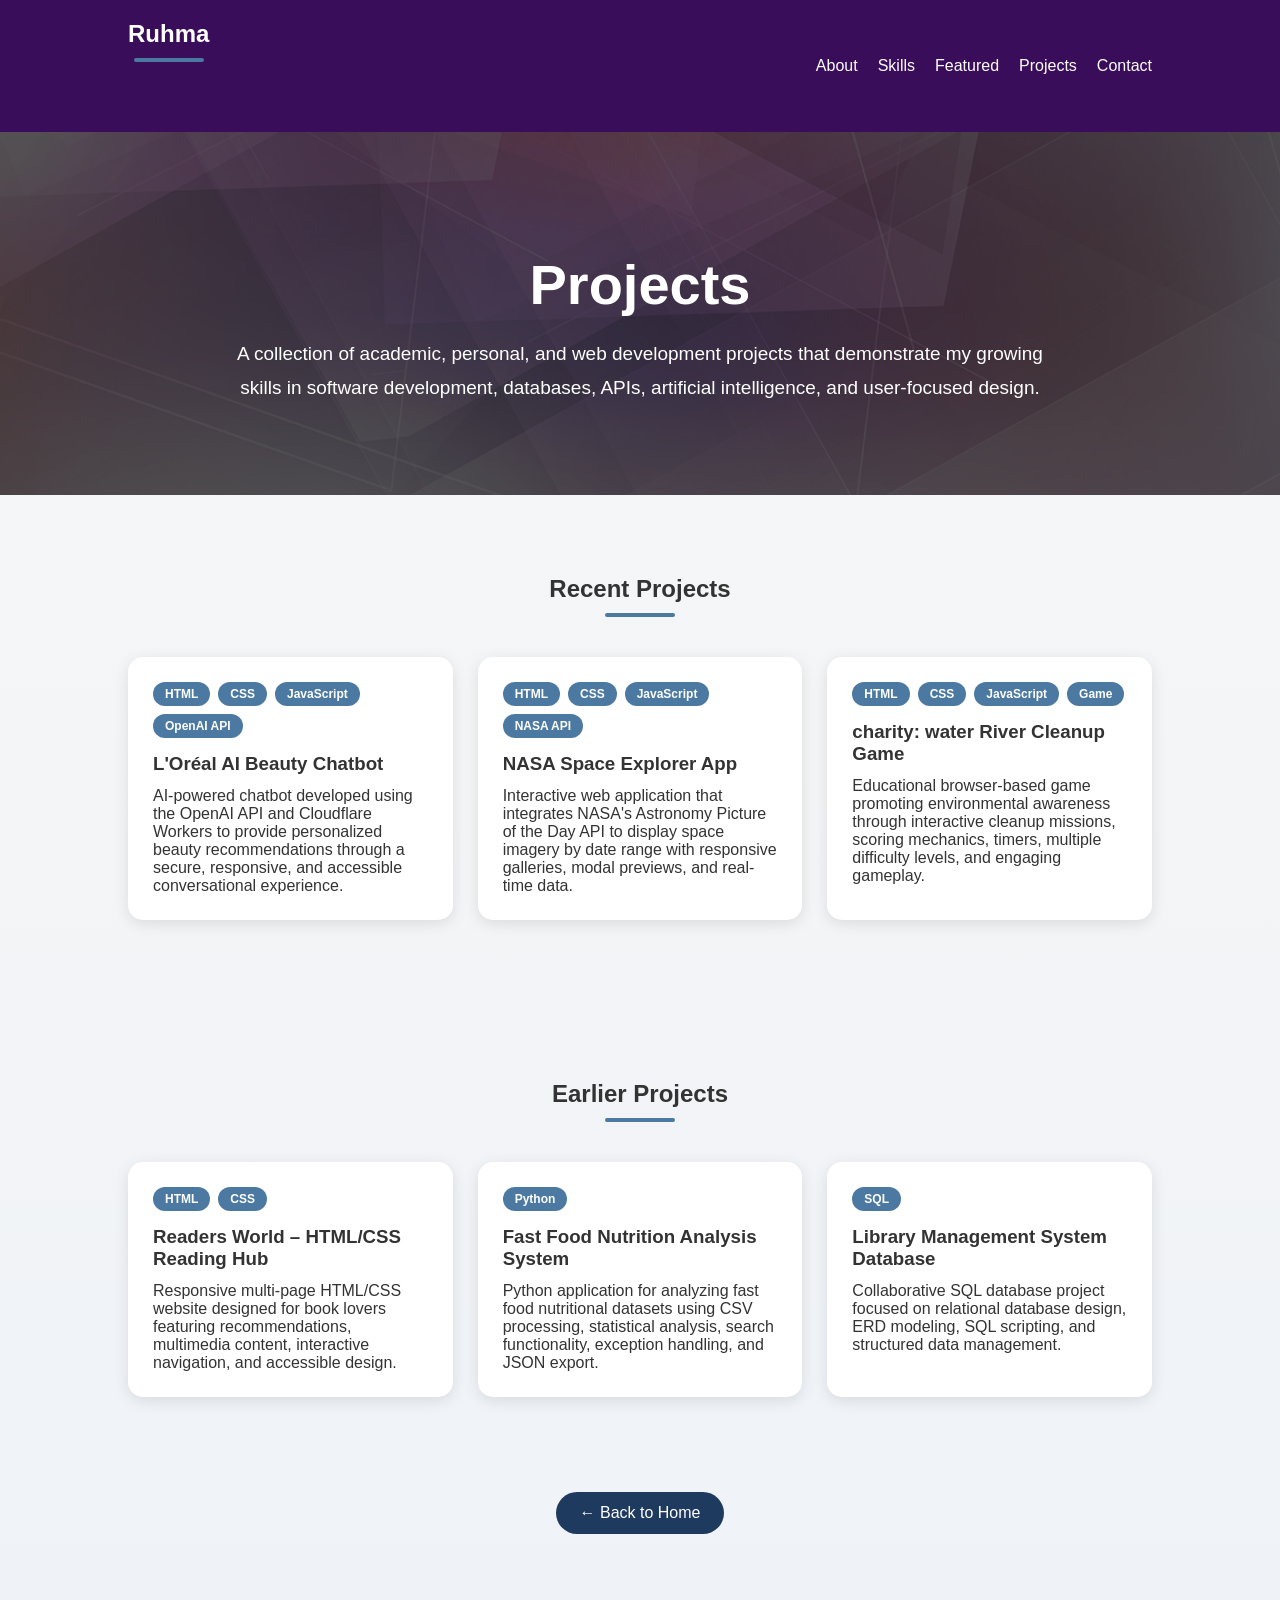
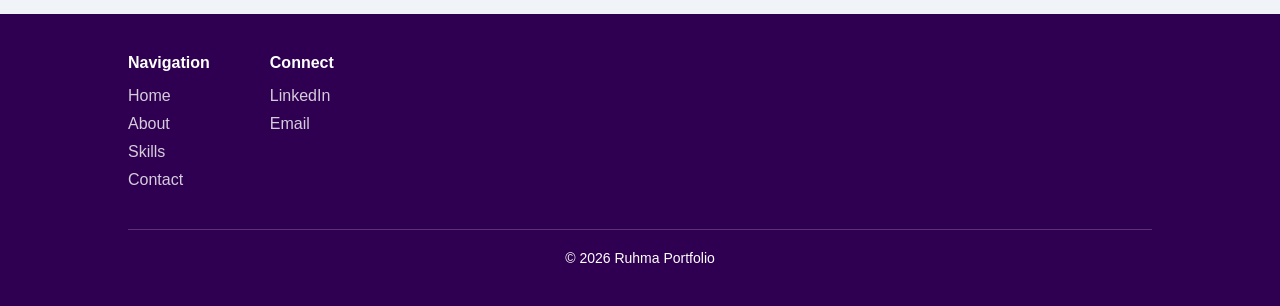
<file: projects.html>
<!DOCTYPE html>
<html lang="en">
<head>
    <meta charset="UTF-8">
    <meta name="viewport" content="width=device-width, initial-scale=1.0">
    <title>Projects | Ruhma Portfolio</title>

    <link rel="stylesheet" href="style.css">
</head>

<body>

    <!-- Navigation -->

    <nav>

        <h2><a href="index.html" class="logo">Ruhma</a></h2>

        <ul>

            <li><a href="index.html#about">About</a></li>

            <li><a href="index.html#skills">Skills</a></li>

            <li><a href="index.html#projects">Featured</a></li>

            <li><a href="projects.html">Projects</a></li>

            <li><a href="index.html#contact">Contact</a></li>

        </ul>

    </nav>

    <!-- Page Header -->

    <header class="page-header">

        <h1>Projects</h1>

        <p>

            A collection of academic, personal, and web development projects that
            demonstrate my growing skills in software development, databases,
            APIs, artificial intelligence, and user-focused design.

        </p>

    </header>



    <!-- ========================= -->

    <!-- Recent Projects -->

    <!-- ========================= -->

    <section>

        <h2>Recent Projects</h2>

        <div class="project-grid">

            <!-- Project 1 -->

            <a href="https://rwaheed19.github.io/08-prj-loreal-chatbot/" class="project-card loreal-chatbot">

                <div class="project-tags">

                    <span class="tag">HTML</span>
                    <span class="tag">CSS</span>
                    <span class="tag">JavaScript</span>
                    <span class="tag">OpenAI API</span>

                </div>

                <h3>L'Oréal AI Beauty Chatbot</h3>

                <p>

                    AI-powered chatbot developed using the OpenAI API and
                    Cloudflare Workers to provide personalized beauty
                    recommendations through a secure, responsive,
                    and accessible conversational experience.

                </p>

            </a>



            <!-- Project 2 -->

            <a href="https://rwaheed19.github.io/07-nasa-space-explorer/" class="project-card nasa-app">

                <div class="project-tags">

                    <span class="tag">HTML</span>
                    <span class="tag">CSS</span>
                    <span class="tag">JavaScript</span>
                    <span class="tag">NASA API</span>

                </div>

                <h3>NASA Space Explorer App</h3>

                <p>

                    Interactive web application that integrates NASA's
                    Astronomy Picture of the Day API to display space
                    imagery by date range with responsive galleries,
                    modal previews, and real-time data.

                </p>

            </a>



            <!-- Project 3 -->

            <a href="https://rwaheed19.github.io/project-charitygame-watersavior/" class="project-card charity-water">

                <div class="project-tags">

                    <span class="tag">HTML</span>
                    <span class="tag">CSS</span>
                    <span class="tag">JavaScript</span>
                    <span class="tag">Game</span>

                </div>

                <h3>charity: water River Cleanup Game</h3>

                <p>

                    Educational browser-based game promoting environmental
                    awareness through interactive cleanup missions,
                    scoring mechanics, timers, multiple difficulty levels,
                    and engaging gameplay.

                </p>

            </a>

        </div>

    </section>



    <!-- ========================= -->

    <!-- Earlier Projects -->

    <!-- ========================= -->

    <section>

        <h2>Earlier Projects</h2>

        <div class="project-grid">

            <!-- Readers World -->

            <a href="https://YOURPROJECTURL"

               class="project-card readers-world">

                <div class="project-tags">

                    <span class="tag">HTML</span>
                    <span class="tag">CSS</span>

                </div>

                <h3>Readers World – HTML/CSS Reading Hub</h3>

                <p>

                    Responsive multi-page HTML/CSS website designed
                    for book lovers featuring recommendations,
                    multimedia content, interactive navigation,
                    and accessible design.

                </p>

            </a>



            <!-- Python -->

            <a href="https://YOURPROJECTURL"

               class="project-card fast-food">

                <div class="project-tags">

                    <span class="tag">Python</span>

                </div>

                <h3>Fast Food Nutrition Analysis System</h3>

                <p>

                    Python application for analyzing fast food
                    nutritional datasets using CSV processing,
                    statistical analysis, search functionality,
                    exception handling, and JSON export.

                </p>

            </a>



            <!-- SQL -->

            <a href="https://YOURPROJECTURL"

               class="project-card library-system">

                <div class="project-tags">

                    <span class="tag">SQL</span>

                </div>

                <h3>Library Management System Database</h3>

                <p>

                    Collaborative SQL database project focused on
                    relational database design, ERD modeling,
                    SQL scripting, and structured data management.

                </p>

            </a>

        </div>

    </section>



    <!-- Bottom Button -->

    <section style="padding-top:0; text-align:center;">

        <a href="index.html" class="button">

            ← Back to Home

        </a>

    </section>



    <!-- Footer -->

    <footer>

        <div class="footer-content">

            <div class="footer-section">

                <h3>Navigation</h3>

                <ul>

                    <li><a href="index.html">Home</a></li>

                    <li><a href="index.html#about">About</a></li>

                    <li><a href="index.html#skills">Skills</a></li>

                    <li><a href="index.html#contact">Contact</a></li>

                </ul>

            </div>

            <div class="footer-section">

                <h3>Connect</h3>

                <ul>

                    <li><a href="https://www.linkedin.com/in/rwaheed66/">LinkedIn</a></li>

                    <li><a href="mailto:rwaheed2@gmu.edu">Email</a></li>

                </ul>

            </div>

        </div>

        <p class="copyright">

            © 2026 Ruhma Portfolio

        </p>

    </footer>

</body>
</html>
</file>
<file: style.css>
*{
    margin:0;
    padding:0;
    box-sizing:border-box;
}

/* Smooth scroll behavior for navigation */
html{
    scroll-behavior:smooth;
}

body{
    font-family:Arial,sans-serif;

    background:
    linear-gradient(to bottom,
    #f7f7f7,
    #eef2f7);

    color:#333;
}

nav{
    background:rgba(47,0,81,0.95);
    color:white;

    display:flex;
    justify-content:space-between;
    align-items:center;

    padding:20px 10%;
    position:sticky;
    top:0;
    z-index:1000;

    backdrop-filter:blur(8px);
}

nav ul{
    display:flex;
    list-style:none;
    gap:20px;
}

nav ul li a{
    position:relative;
    padding-bottom:5px;
    transition:0.3s;
    color:white;
    text-decoration:none;
}

nav ul li a::after{
    content:"";
    position:absolute;
    left:0;
    bottom:0;

    width:0%;
    height:2px;

    background:white;
    transition:0.3s;
}

nav ul li a:hover::after{
    width:100%;
}

.hero{
    min-height:90vh;

    display:flex;
    flex-direction:column;
    justify-content:center;
    align-items:center;

    text-align:center;
    padding:100px 20px;

    background:
    linear-gradient(
    rgba(0,0,0,0.6),
    rgba(0,0,0,0.6)
    ),
    url("img/background.jpg");

    background-size:cover;
    background-position:center;

    color:white;
}

.hero img{
    width:160px;
    height:160px;

    border-radius:50%;

    margin-bottom:20px;

    border:4px solid white;

    transition:0.4s;

    box-shadow:0 4px 12px rgba(0,0,0,0.3);
}

.hero img:hover{
    transform:scale(1.05);
    box-shadow:0 8px 20px rgba(0,0,0,0.4);
}

.hero h1{
    font-size:60px;
    margin-bottom:15px;
}

.hero p{
    font-size:20px;
    max-width:800px;
    line-height:1.7;
}

.button{

    margin-top:15px;

    padding:12px 24px;

    border:none;

    background:#1f3a5f;

    color:white;

    border-radius:30px;

    cursor:pointer;

    transition:0.3s;

    text-decoration:none;

    display:inline-block;
}

.button:hover{

    background:#4b79a1;

    transform:translateY(-3px);
}

section{
    padding:80px 10%;
    animation:fadeIn 1s ease;
}

@keyframes fadeIn{

    from{
        opacity:0;
        transform:translateY(30px);
    }

    to{
        opacity:1;
        transform:translateY(0);
    }
}

#skills{
    padding-top:40px;
}

#about p{
    max-width:850px;
    margin:auto;
    line-height:1.8;
    font-size:18px;
    text-align:center;
}

#about{
    background:white;
}

#skills{
    background:#f0f4f8;
}

#projects{
    background:white;
}

#contact{
    background:#f0f4f8;
}

h2{
    text-align:center;
    margin-bottom:40px;
    position:relative;
}

h2::after{
    content:"";
    width:70px;
    height:4px;
    background:#4b79a1;
    display:block;
    margin:10px auto;
    border-radius:5px;
}

.skill-box{

    display:flex;

    justify-content:center;

    flex-wrap:wrap;

    gap:15px;
}

.card{

    background:white;

    padding:18px 30px;

    border-radius:12px;

    box-shadow:
    0 4px 12px rgba(0,0,0,.08);

    transition:0.3s;

    font-weight:bold;

    cursor:pointer;
}

.card:hover{
    transform:translateY(-5px);
    background:#1f3a5f;
    color:white;
}

.project-grid{

    display:grid;

    grid-template-columns:
    repeat(auto-fit,
    minmax(220px,1fr));

    gap:25px;
}

/* Section Description */

.section-description{

    max-width:750px;

    margin:0 auto 40px;

    text-align:center;

    line-height:1.7;

    color:#555;

    font-size:17px;

}

/* Projects Button */

.projects-button{

    text-align:center;

    margin-top:45px;

}

/* Projects Page Header */

.page-header{

    background:
    linear-gradient(
    rgba(0,0,0,.65),
    rgba(0,0,0,.65)
    ),
    url("img/background.jpg");

    background-size:cover;
    background-position:center;

    color:white;

    text-align:center;

    padding:120px 20px 90px;

}

.page-header h1{

    font-size:56px;

    margin-bottom:20px;

}

.page-header p{

    max-width:850px;

    margin:auto;

    line-height:1.8;

    font-size:19px;

}

/* Logo */

.logo{

    color:white;

    text-decoration:none;

}

.project-card{
    background:white;

    padding:25px;

    border-radius:15px;

    box-shadow:
    0 4px 15px rgba(0,0,0,.1);

    transition:0.3s;
    position:relative;
    overflow:hidden;

    display:flex;
    flex-direction:column;

    text-decoration:none;
    color:inherit;
}

.project-card{

    position:relative;

    overflow:hidden;

}

.project-card::before{

    content:"";

    position:absolute;

    inset:0;

    background-image:var(--project-image);

    background-size:cover;

    background-position:center;

    opacity:0;

    transition:.3s;

}

.project-card:hover::before{

    opacity:1;

}

.project-card h3,
.project-card p,
.project-tags{

    position:relative;

    z-index:1;

    transition:.3s;

}

.project-card:hover h3,
.project-card:hover p{

    opacity:0;

}

.readers-world{

    --project-image:url("img/homepage.png");

}

.fast-food{

    --project-image:url("img/pythoncode.png");

}

.library-system{

    --project-image:url("img/erd.png");

}

.loreal-chatbot{

    --project-image:url("img/chatbot.jpeg");

}

.nasa-app{

    --project-image:url("img/nasaapp.jpeg");

}

.charity-water{

    --project-image:url("img/watersaviorgame.jpeg");

}

.project-card.readers-world:hover::before{
    opacity:1;
}

.project-card.readers-world h3,
.project-card.readers-world p{
    position:relative;
    z-index:1;
    transition:opacity 0.3s ease;
}

.project-card.readers-world:hover h3,
.project-card.readers-world:hover p{
    opacity:0;
}




.project-card.fast-food:hover::before{
    opacity:1;
}

.project-card.fast-food h3,
.project-card.fast-food p{
    position:relative;
    z-index:1;
    transition:opacity 0.3s ease;
}

.project-card.fast-food:hover h3,
.project-card.fast-food:hover p{
    opacity:0;
}



.project-card.library-system:hover::before{
    opacity:1;
}

.project-card.library-system h3,
.project-card.library-system p{
    position:relative;
    z-index:1;
    transition:opacity 0.3s ease;
}

.project-card.library-system:hover h3,
.project-card.library-system:hover p{
    opacity:0;
}

.project-card:hover{
    transform:translateY(-10px);

    box-shadow:
    0 12px 30px rgba(75,121,161,.3);
}

.project-card h3{
    margin-bottom:12px;
    position:relative;
    z-index:1;
}

.project-card p,
.project-card button{
    position:relative;
    z-index:1;
}

.project-tags{
    display:flex;
    gap:8px;
    margin-bottom:15px;
    position:relative;
    z-index:1;
    flex-wrap:wrap;
}

.tag{
    background:#4b79a1;
    color:white;

    padding:5px 12px;
    border-radius:20px;

    font-size:12px;
    font-weight:bold;

    display:inline-block;
}

button{

    margin-top:15px;

    padding:12px 24px;

    border:none;

    background:#1f3a5f;

    color:white;

    border-radius:30px;

    cursor:pointer;

    transition:0.3s;

    text-decoration:none;

    display:inline-block;
}

button:hover{

    background:#4b79a1;

    transform:translateY(-3px);
}

.contact-buttons {
    display: flex;
    gap: 15px;
    flex-wrap: wrap;
    margin-top: 20px;
}

.contact-btn {
    display: flex;
    align-items: center;
    gap: 10px;
    padding: 10px 15px;
    border-radius: 8px;
    text-decoration: none;
    background: #1f3a5f;
    color: #e0e0e0;
    font-weight: 500;
    transition: 0.2s ease;
}

.contact-btn:hover {
    background: #4b79a1;
    transform: translateY(-2px);
}

.icon {
    width: 20px;
    height: 20px;
    color: #e0e0e0;
}

.social-links{
    display:flex;
    justify-content:center;
    gap:30px;
    margin-top:30px;
}

.social-links a{
    color:#1f3a5f;
    text-decoration:none;

    font-weight:bold;
    font-size:16px;

    padding:10px 20px;
    border-radius:8px;

    transition:0.3s;
}

.social-links a:hover{
    background:#f0f4f8;
    color:#4b79a1;
}

footer{
    background:#2f0051;

    color:white;

    padding:40px 10%;

    display:flex;
    justify-content:space-between;
    align-items:flex-start;
    flex-wrap:wrap;
    gap:40px;
}

.footer-content{
    display:flex;
    gap:60px;
    flex:1;
}

.footer-section h3{
    font-size:16px;
    margin-bottom:15px;
}

.footer-section ul{
    list-style:none;
    display:flex;
    flex-direction:column;
    gap:10px;
}

.footer-section a{
    color:rgba(255,255,255,0.8);
    text-decoration:none;

    transition:0.3s;
}

.footer-section a:hover{
    color:white;
}

.copyright{
    width:100%;
    text-align:center;

    padding-top:20px;

    border-top:1px solid rgba(255,255,255,0.2);

    font-size:14px;
    margin:0;
}

.back-to-top{
    position:fixed;
    bottom:30px;
    right:30px;

    width:50px;
    height:50px;

    display:flex;
    justify-content:center;
    align-items:center;

    background:#1f3a5f;
    color:white;
    text-decoration:none;
    font-size:28px;
    font-weight:bold;

    border-radius:50%;

    opacity:0;
    visibility:hidden;
    transition:0.3s ease;

    box-shadow:0 4px 12px rgba(0,0,0,0.2);
}

.back-to-top.show{
    opacity:1;
    visibility:visible;
}

.back-to-top:hover{
    background:#4b79a1;
    transform:translateY(-5px);
    box-shadow:0 6px 16px rgba(0,0,0,0.3);
}

@media(max-width:900px){

    nav{

        flex-direction:column;

        gap:15px;

    }

    nav ul{

        flex-wrap:wrap;

        justify-content:center;

    }

    .page-header h1{

        font-size:42px;

    }

    .hero h1{

        font-size:42px;

    }

    .hero p{

        font-size:18px;

    }

}

@media(max-width:600px){

    section{

        padding:60px 8%;

    }

    .project-grid{

        grid-template-columns:1fr;

    }

}
</file>
